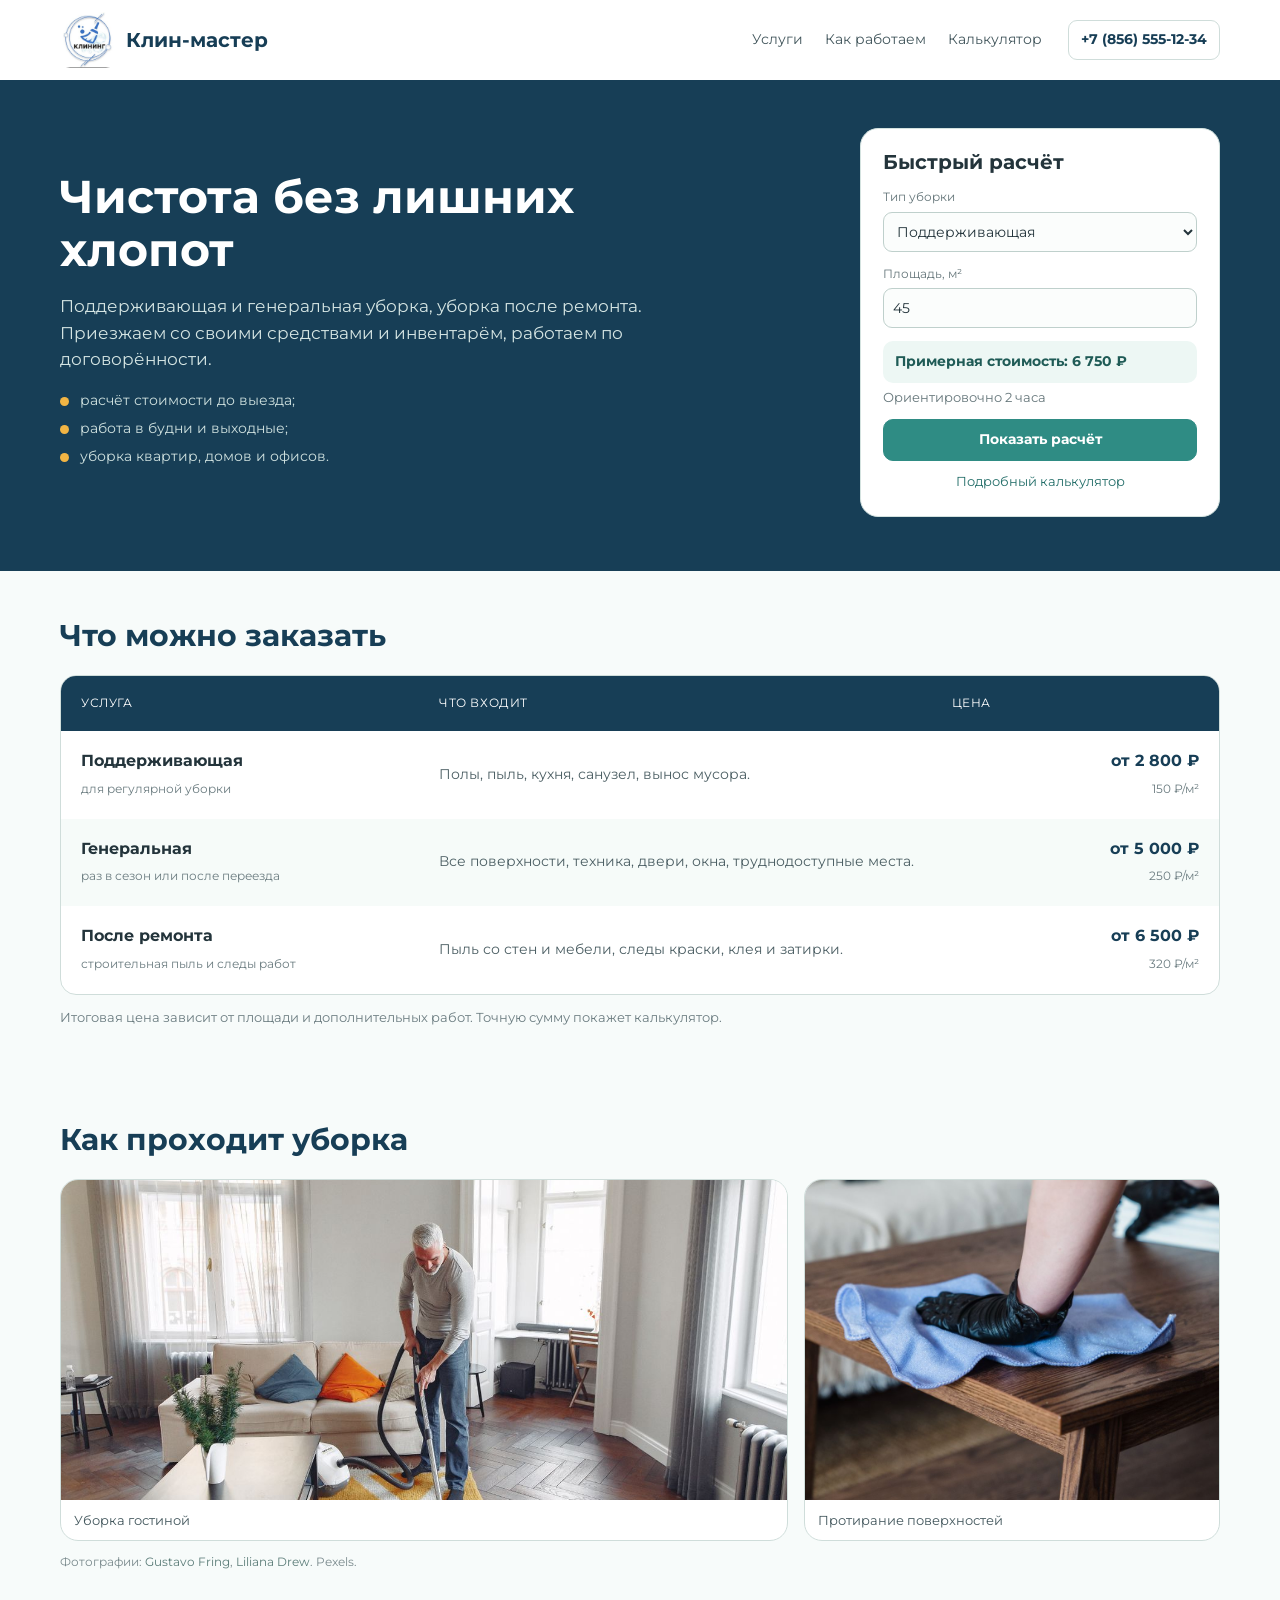
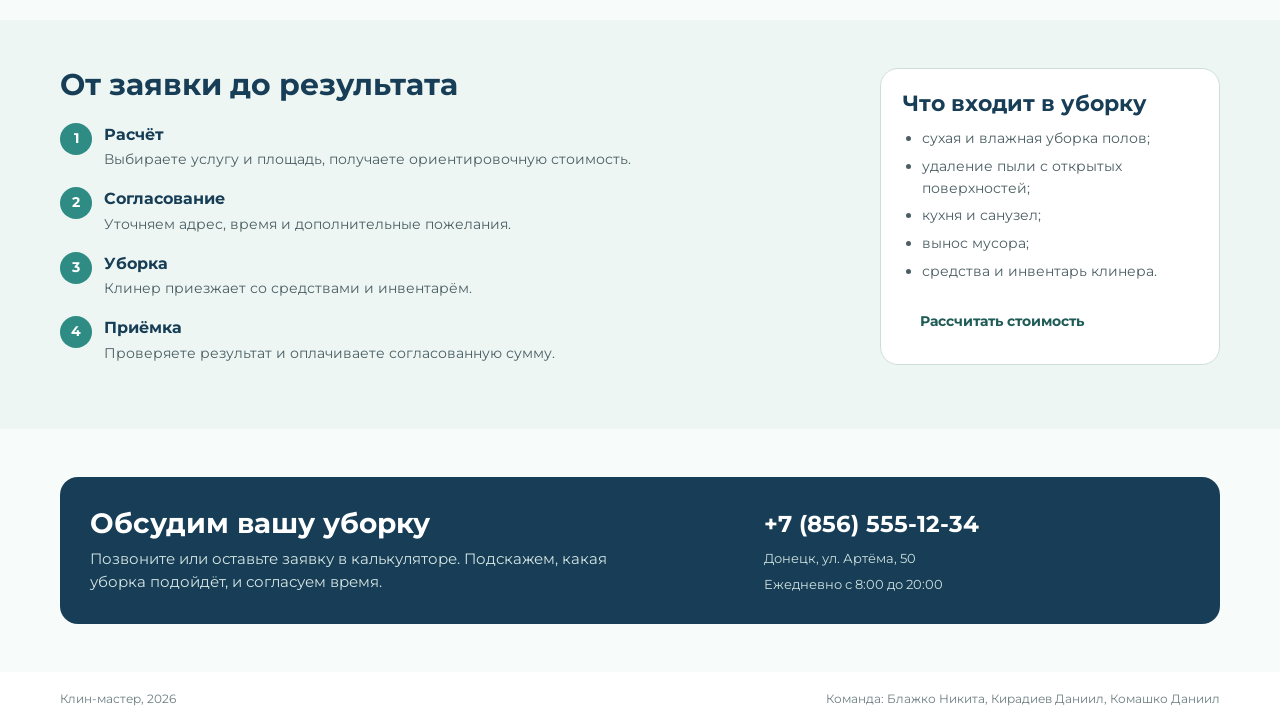
<file: index.html>
<!DOCTYPE html>
<html lang="ru">
<head>
  <meta charset="utf-8">
  <meta name="viewport" content="width=device-width, initial-scale=1">
  <title>Клин-мастер — уборка квартир и офисов</title>
  <link rel="icon" href="assets/logo.png" type="image/png">
  <link rel="stylesheet" href="css/cleaning.css">
  <link rel="stylesheet" href="assets/vendor/animate.min.css">
</head>
<body>
  <header class="site-header">
    <div class="container header-row">
      <a class="brand" href="index.html">
        <img class="brand-logo" src="assets/logo.png" alt="">
        <span class="brand-text">Клин-мастер</span>
      </a>
      <nav class="main-nav" aria-label="Разделы">
        <a href="#services">Услуги</a>
        <a href="#process">Как работаем</a>
        <a href="calculator.html">Калькулятор</a>
      </nav>
      <a class="phone" href="tel:+78565551234">+7 (856) 555-12-34</a>
    </div>
  </header>

  <main>
    <section class="hero">
      <div class="container hero-grid">
        <div class="hero-copy">
          <h1>Чистота без лишних хлопот</h1>
          <p>Поддерживающая и генеральная уборка, уборка после ремонта. Приезжаем со своими средствами и инвентарём, работаем по договорённости.</p>
          <ul class="hero-points">
            <li>расчёт стоимости до выезда;</li>
            <li>работа в будни и выходные;</li>
            <li>уборка квартир, домов и офисов.</li>
          </ul>
        </div>
        <div class="quick-card">
          <h2>Быстрый расчёт</h2>
          <form id="quickForm">
            <label class="field">
              <span>Тип уборки</span>
              <select id="quickType">
                <option value="maintenance">Поддерживающая</option>
                <option value="general">Генеральная</option>
                <option value="repair">После ремонта</option>
              </select>
            </label>
            <label class="field">
              <span>Площадь, м²</span>
              <input id="quickArea" type="number" min="10" max="500" value="45" required>
            </label>
            <p class="quick-result" id="quickResult">Примерная стоимость: 6 750 ₽</p>
            <p class="quick-time" id="quickTime">Ориентировочно 2 часа</p>
            <button class="button" type="submit">Показать расчёт</button>
            <a class="text-link" href="calculator.html">Подробный калькулятор</a>
          </form>
        </div>
      </div>
    </section>

    <section class="section" id="services">
      <div class="container">
        <div class="section-head" data-animate="fadeInUp">
          <h2>Что можно заказать</h2>
        </div>
        <div class="services-table" data-animate="fadeInUp" data-delay="100">
          <div class="service-row service-head">
            <span>Услуга</span>
            <span>Что входит</span>
            <span>Цена</span>
          </div>
          <div class="service-row">
            <div><strong>Поддерживающая</strong><small>для регулярной уборки</small></div>
            <p>Полы, пыль, кухня, санузел, вынос мусора.</p>
            <div class="service-price"><strong>от 2 800 ₽</strong><small>150 ₽/м²</small></div>
          </div>
          <div class="service-row">
            <div><strong>Генеральная</strong><small>раз в сезон или после переезда</small></div>
            <p>Все поверхности, техника, двери, окна, труднодоступные места.</p>
            <div class="service-price"><strong>от 5 000 ₽</strong><small>250 ₽/м²</small></div>
          </div>
          <div class="service-row">
            <div><strong>После ремонта</strong><small>строительная пыль и следы работ</small></div>
            <p>Пыль со стен и мебели, следы краски, клея и затирки.</p>
            <div class="service-price"><strong>от 6 500 ₽</strong><small>320 ₽/м²</small></div>
          </div>
        </div>
        <p class="price-note">Итоговая цена зависит от площади и дополнительных работ. Точную сумму покажет калькулятор.</p>
      </div>
    </section>

    <section class="section photo-section">
      <div class="container" data-animate="fadeInUp">
        <div class="section-head">
          <h2>Как проходит уборка</h2>
        </div>
        <div class="photo-grid">
          <figure class="photo-card">
            <img src="assets/photos/cleaning-room.jpg" alt="Клинер пылесосит ковёр в гостиной" width="1200" height="800" loading="lazy">
            <figcaption>Уборка гостиной</figcaption>
          </figure>
          <figure class="photo-card">
            <img src="assets/photos/cleaning-hands.jpg" alt="Клинер протирает деревянный стол" width="1000" height="1500" loading="lazy">
            <figcaption>Протирание поверхностей</figcaption>
          </figure>
        </div>
        <p class="photo-credit">Фотографии: <a href="https://www.pexels.com/photo/3867613/" target="_blank" rel="noopener">Gustavo Fring</a>, <a href="https://www.pexels.com/photo/9462164/" target="_blank" rel="noopener">Liliana Drew</a>. Pexels.</p>
      </div>
    </section>

    <section class="section section-tint" id="process">
      <div class="container process-grid" data-animate="fadeInUp">
        <div>
          <h2>От заявки до результата</h2>
          <ol class="steps">
            <li><span>1</span><div><strong>Расчёт</strong><p>Выбираете услугу и площадь, получаете ориентировочную стоимость.</p></div></li>
            <li><span>2</span><div><strong>Согласование</strong><p>Уточняем адрес, время и дополнительные пожелания.</p></div></li>
            <li><span>3</span><div><strong>Уборка</strong><p>Клинер приезжает со средствами и инвентарём.</p></div></li>
            <li><span>4</span><div><strong>Приёмка</strong><p>Проверяете результат и оплачиваете согласованную сумму.</p></div></li>
          </ol>
        </div>
        <aside class="included">
          <h2>Что входит в уборку</h2>
          <ul>
            <li>сухая и влажная уборка полов;</li>
            <li>удаление пыли с открытых поверхностей;</li>
            <li>кухня и санузел;</li>
            <li>вынос мусора;</li>
            <li>средства и инвентарь клинера.</li>
          </ul>
          <a class="button button-light" href="calculator.html">Рассчитать стоимость</a>
        </aside>
      </div>
    </section>

    <section class="section">
      <div class="container contact-band" data-animate="fadeInUp">
        <div>
          <h2>Обсудим вашу уборку</h2>
          <p>Позвоните или оставьте заявку в калькуляторе. Подскажем, какая уборка подойдёт, и согласуем время.</p>
        </div>
        <div class="contact-actions">
          <a class="phone phone-large" href="tel:+78565551234">+7 (856) 555-12-34</a>
          <span>Донецк, ул. Артёма, 50</span>
          <span>Ежедневно с 8:00 до 20:00</span>
        </div>
      </div>
    </section>
  </main>

  <footer class="site-footer">
    <div class="container footer-row">
      <span>Клин-мастер, 2026</span>
      <span>Команда: Блажко Никита, Кирадиев Даниил, Комашко Даниил</span>
    </div>
  </footer>

  <script src="js/services.js"></script>
  <script src="js/cleaning.js"></script>
  <script src="js/animations.js"></script>
</body>
</html>
</file>
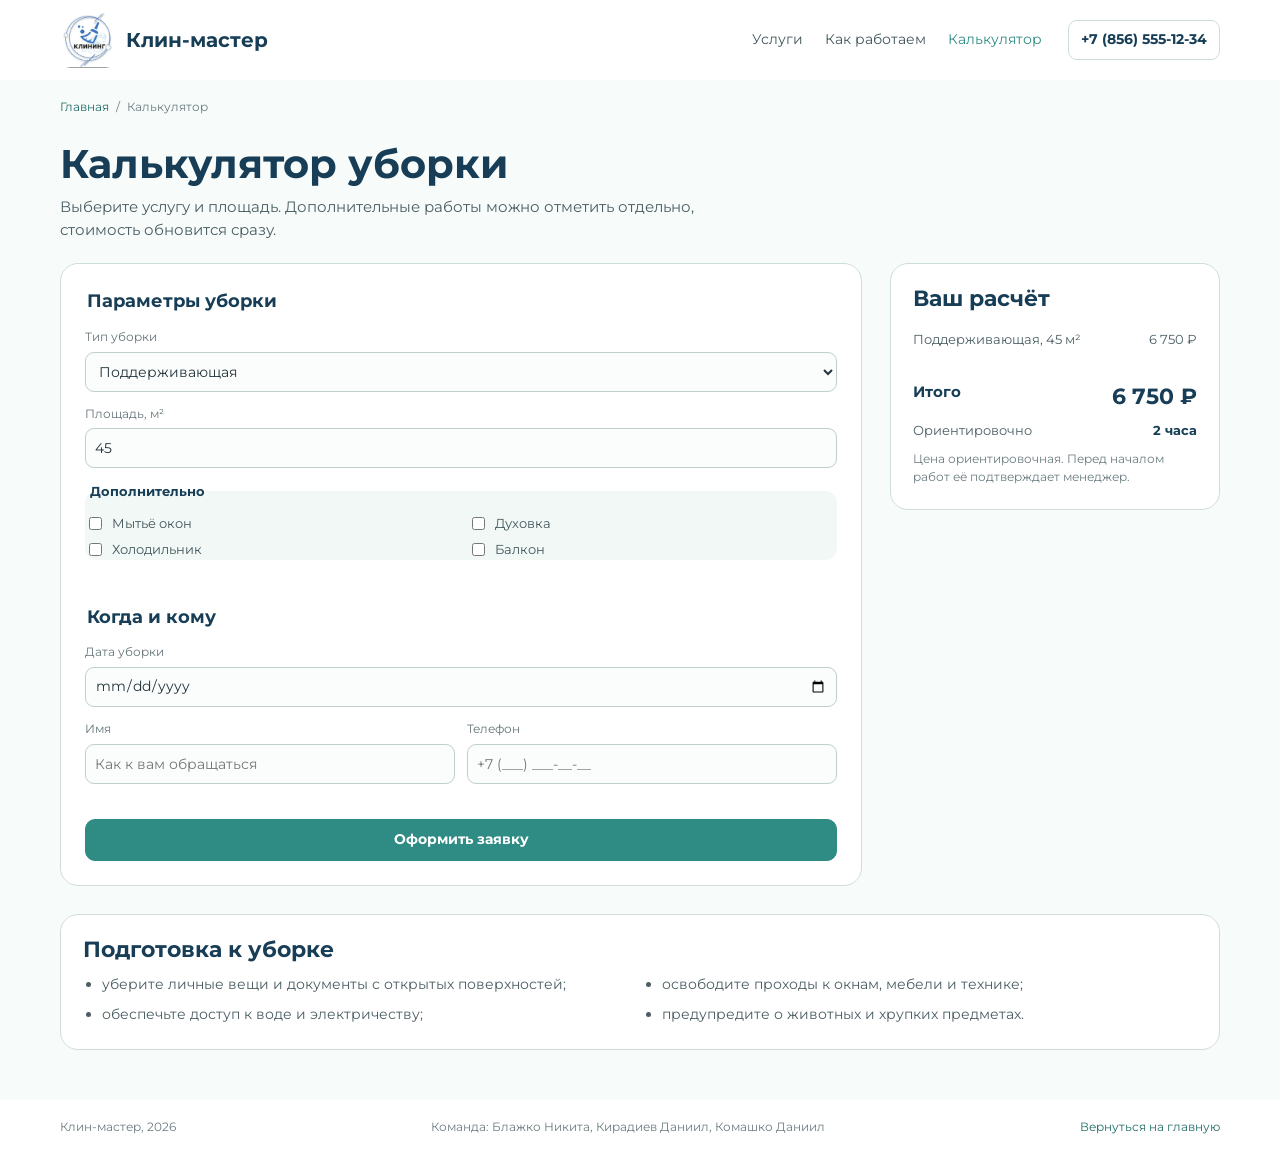
<file: calculator.html>
<!DOCTYPE html>
<html lang="ru">
<head>
  <meta charset="utf-8">
  <meta name="viewport" content="width=device-width, initial-scale=1">
  <title>Калькулятор уборки — Клин-мастер</title>
  <link rel="icon" href="assets/logo.png" type="image/png">
  <link rel="stylesheet" href="css/cleaning.css">
  <link rel="stylesheet" href="assets/vendor/animate.min.css">
</head>
<body>
  <header class="site-header">
    <div class="container header-row">
      <a class="brand" href="index.html">
        <img class="brand-logo" src="assets/logo.png" alt="">
        <span class="brand-text">Клин-мастер</span>
      </a>
      <nav class="main-nav" aria-label="Разделы">
        <a href="index.html#services">Услуги</a>
        <a href="index.html#process">Как работаем</a>
        <a class="is-active" href="calculator.html">Калькулятор</a>
      </nav>
      <a class="phone" href="tel:+78565551234">+7 (856) 555-12-34</a>
    </div>
  </header>

  <main class="calculator-page">
    <div class="container">
      <nav class="breadcrumbs" aria-label="Хлебные крошки">
        <a href="index.html">Главная</a>
        <span>/</span>
        <span>Калькулятор</span>
      </nav>

      <div class="calculator-head" data-animate="fadeInUp">
        <h1>Калькулятор уборки</h1>
        <p>Выберите услугу и площадь. Дополнительные работы можно отметить отдельно, стоимость обновится сразу.</p>
      </div>

      <div class="calculator-layout">
        <form class="order-form" id="orderForm" data-animate="fadeInUp">
          <fieldset>
            <legend>Параметры уборки</legend>
            <label class="field">
              <span>Тип уборки</span>
              <select id="orderType">
                <option value="maintenance">Поддерживающая</option>
                <option value="general">Генеральная</option>
                <option value="repair">После ремонта</option>
              </select>
            </label>
            <label class="field">
              <span>Площадь, м²</span>
              <input id="orderArea" type="number" min="10" max="500" value="45" required>
            </label>
            <fieldset class="extras">
              <legend>Дополнительно</legend>
              <label><input type="checkbox" class="extra" value="windows"> Мытьё окон</label>
              <label><input type="checkbox" class="extra" value="oven"> Духовка</label>
              <label><input type="checkbox" class="extra" value="fridge"> Холодильник</label>
              <label><input type="checkbox" class="extra" value="balcony"> Балкон</label>
            </fieldset>
          </fieldset>

          <fieldset>
            <legend>Когда и кому</legend>
            <label class="field">
              <span>Дата уборки</span>
              <input id="orderDate" type="date" required>
            </label>
            <div class="field-row">
              <label class="field">
                <span>Имя</span>
                <input id="orderName" type="text" placeholder="Как к вам обращаться" required>
              </label>
              <label class="field">
                <span>Телефон</span>
                <input id="orderPhone" type="tel" placeholder="+7 (___) ___-__-__" required>
              </label>
            </div>
          </fieldset>

          <button class="button" type="submit">Оформить заявку</button>
          <p class="form-message" id="formMessage" role="status"></p>
        </form>

        <aside class="order-summary" aria-live="polite" data-animate="fadeIn" data-delay="150">
          <h2>Ваш расчёт</h2>
          <dl class="summary-list" id="summaryList"></dl>
          <div class="summary-total">
            <span>Итого</span>
            <strong id="totalPrice">6 750 ₽</strong>
          </div>
          <div class="summary-time">
            <span>Ориентировочно</span>
            <strong id="totalTime">2 часа</strong>
          </div>
          <p class="summary-note">Цена ориентировочная. Перед началом работ её подтверждает менеджер.</p>
        </aside>
      </div>

      <section class="prep-block" data-animate="fadeInUp">
        <h2>Подготовка к уборке</h2>
        <ul>
          <li>уберите личные вещи и документы с открытых поверхностей;</li>
          <li>освободите проходы к окнам, мебели и технике;</li>
          <li>обеспечьте доступ к воде и электричеству;</li>
          <li>предупредите о животных и хрупких предметах.</li>
        </ul>
      </section>
    </div>
  </main>

  <footer class="site-footer">
    <div class="container footer-row">
      <span>Клин-мастер, 2026</span>
      <span>Команда: Блажко Никита, Кирадиев Даниил, Комашко Даниил</span>
      <a href="index.html">Вернуться на главную</a>
    </div>
  </footer>

  <script src="js/services.js"></script>
  <script src="js/cleaning.js"></script>
  <script src="js/animations.js"></script>
</body>
</html>
</file>
<file: css/cleaning.css>
@import url("https://fonts.googleapis.com/css2?family=Montserrat:wght@300;400;500;600;700&display=swap");

*,
*::before,
*::after {
  box-sizing: border-box;
}

body {
  margin: 0;
  background: #f7fbfa;
  color: #23343b;
  font-family: "Montserrat", Tahoma, sans-serif;
  font-size: 16px;
  line-height: 1.55;
}

a {
  color: #226d68;
  text-decoration: none;
}

a:hover {
  text-decoration: underline;
}

h1,
h2,
h3,
p {
  margin-top: 0;
}

h1,
h2,
h3 {
  font-family: "Montserrat", Tahoma, sans-serif;
  font-weight: 700;
  line-height: 1.15;
}

.container {
  width: min(1160px, calc(100% - 40px));
  margin-inline: auto;
}

.site-header {
  background: #fff;
  padding: 12px 0;
}

.header-row {
  display: flex;
  align-items: center;
  gap: 26px;
}

.brand {
  display: flex;
  align-items: center;
  gap: 10px;
  flex-shrink: 0;
  color: #173e56;
}

.brand:hover {
  text-decoration: none;
}

.brand-logo {
  width: 56px;
  height: 56px;
  object-fit: contain;
  flex: 0 0 56px;
  border-radius: 10px;
}

.brand-text {
  display: block;
  color: #173e56;
  font-size: 20px;
  font-weight: 700;
  line-height: 1.05;
}

.main-nav {
  display: flex;
  gap: 22px;
  margin-left: auto;
}

.main-nav a {
  color: #42565c;
  font-size: 14px;
}

.main-nav a:hover,
.main-nav a.is-active {
  color: #2f8c84;
  text-decoration: none;
}

.phone {
  padding: 8px 12px;
  border: 1px solid #cfddda;
  border-radius: 9px;
  color: #173e56;
  font-size: 14px;
  font-weight: 700;
  white-space: nowrap;
  transition: border-color 0.2s ease, color 0.2s ease, transform 0.2s ease;
}

.phone:hover {
  border-color: #2f8c84;
  color: #226d68;
  text-decoration: none;
  transform: translateY(-1px);
}

/* Hero */
.hero {
  padding: 48px 0 54px;
  background: #173e56;
  color: #f5fbfa;
}

.hero-grid {
  display: grid;
  grid-template-columns: minmax(0, 1.25fr) 360px;
  gap: 48px;
  align-items: center;
}

.hero h1 {
  max-width: 680px;
  margin-bottom: 16px;
  font-size: 46px;
  color: #fff;
}

.hero-copy > p {
  max-width: 600px;
  margin-bottom: 18px;
  color: #d5e5e3;
  font-size: 17px;
}

.hero-points {
  margin: 0;
  padding: 0;
  list-style: none;
  color: #cfe1df;
  font-size: 14px;
}

.hero-points li {
  position: relative;
  margin-bottom: 6px;
  padding-left: 20px;
}

.hero-points li::before {
  content: "";
  position: absolute;
  top: 7px;
  left: 0;
  width: 9px;
  height: 9px;
  border-radius: 50%;
  background: #f2b544;
}

.quick-card {
  padding: 22px;
  border: 1px solid #d3e2df;
  border-radius: 18px;
  background: #fff;
  color: #23343b;
}

.quick-card h2 {
  margin-bottom: 14px;
  font-size: 20px;
}

.field {
  display: flex;
  flex-direction: column;
  gap: 5px;
  margin-bottom: 13px;
}

.field > span {
  color: #65767a;
  font-size: 12px;
}

.field input,
.field select {
  width: 100%;
  height: 40px;
  padding: 7px 9px;
  border: 1px solid #bfd0cc;
  border-radius: 9px;
  background: #fbfdfc;
  color: #23343b;
  font: inherit;
  font-size: 14px;
}

.field input:focus,
.field select:focus {
  border-color: #2f8c84;
  outline: 2px solid #2f8c84;
  outline-offset: 1px;
}

.quick-result {
  margin: 12px 0 4px;
  padding: 10px 12px;
  border-radius: 10px;
  background: #edf7f4;
  color: #1f5b56;
  font-size: 14px;
  font-weight: 700;
}

.quick-time {
  margin: 0 0 12px;
  color: #65767a;
  font-size: 13px;
}

.button {
  display: inline-flex;
  align-items: center;
  justify-content: center;
  min-height: 42px;
  padding: 8px 16px;
  border: 1px solid #2f8c84;
  border-radius: 10px;
  background: #2f8c84;
  color: #fff;
  font: inherit;
  font-size: 14px;
  font-weight: 700;
  cursor: pointer;
  transition: background-color 0.2s ease, border-color 0.2s ease, transform 0.2s ease;
}

.button:hover {
  background: #24736c;
  border-color: #24736c;
  text-decoration: none;
  transform: translateY(-1px);
}

.button-light {
  background: #fff;
  color: #1f5b56;
  border-color: #fff;
}

.button-light:hover {
  background: #dff1ec;
  border-color: #dff1ec;
  color: #173e56;
}

.text-link {
  display: inline-block;
  margin-top: 10px;
  color: #226d68;
  font-size: 13px;
}

.quick-card .button {
  width: 100%;
}

.quick-card .text-link {
  width: 100%;
  text-align: center;
}

/* Sections */
.section {
  padding: 48px 0;
}

.section-tint {
  background: #edf6f3;
}

.section-head {
  margin-bottom: 22px;
}

.section-head h2,
.process-grid h2 {
  margin-bottom: 0;
  color: #173e56;
  font-size: 30px;
}

.services-table {
  overflow: hidden;
  border: 1px solid #cfddda;
  border-radius: 16px;
  background: #fff;
}

.service-row {
  display: grid;
  grid-template-columns: 1.1fr 1.6fr 0.8fr;
  gap: 18px;
  align-items: center;
  padding: 18px 20px;
  transition: background-color 0.2s ease;
}

.service-row:not(.service-head):hover {
  background: #eaf5f1;
}

.service-row:nth-child(odd) {
  background: #f6fbf9;
}

.service-head {
  background: #173e56 !important;
  color: #fff;
  font-size: 12px;
  letter-spacing: 0.6px;
  text-transform: uppercase;
}

.service-row strong {
  display: block;
  margin-bottom: 2px;
  font-size: 16px;
}

.service-row small {
  color: #6b7c80;
  font-size: 12px;
}

.service-row p {
  margin: 0;
  color: #4b5e63;
  font-size: 14px;
}

.service-price {
  text-align: right;
}

.service-price strong {
  color: #173e56;
  font-size: 16px;
}

.price-note {
  margin: 12px 0 0;
  color: #6b7c80;
  font-size: 13px;
}

.photo-grid {
  display: grid;
  grid-template-columns: 1.4fr 0.8fr;
  gap: 16px;
  margin-top: 22px;
}

.photo-card {
  margin: 0;
  overflow: hidden;
  border: 1px solid #cfddda;
  border-radius: 18px;
  background: #fff;
}

.photo-card img {
  display: block;
  width: 100%;
  height: 320px;
  object-fit: cover;
  transition: transform 0.4s ease;
}

.photo-card:hover img {
  transform: scale(1.03);
}

.photo-card figcaption {
  padding: 10px 13px;
  color: #42565c;
  font-size: 13px;
}

.photo-credit {
  margin: 12px 0 0;
  color: #7a8a8d;
  font-size: 12px;
}

.photo-credit a {
  color: #5b7c78;
}

.process-grid {
  display: grid;
  grid-template-columns: minmax(0, 1.25fr) 340px;
  gap: 44px;
  align-items: start;
}

.steps {
  margin: 20px 0 0;
  padding: 0;
  list-style: none;
}

.steps li {
  display: flex;
  gap: 12px;
  margin-bottom: 16px;
}

.steps li > span {
  display: grid;
  place-items: center;
  flex: 0 0 32px;
  width: 32px;
  height: 32px;
  border-radius: 50%;
  background: #2f8c84;
  color: #fff;
  font-size: 14px;
  font-weight: 700;
}

.steps strong {
  display: block;
  margin-bottom: 2px;
  color: #173e56;
}

.steps p {
  margin: 0;
  color: #4b5e63;
  font-size: 14px;
}

.included {
  padding: 22px;
  border: 1px solid #cfddda;
  border-radius: 18px;
  background: #fff;
}

.included h2 {
  margin-bottom: 12px;
  color: #173e56;
  font-size: 22px;
}

.included ul {
  margin: 0 0 18px;
  padding-left: 19px;
  color: #4b5e63;
  font-size: 14px;
}

.included li {
  margin-bottom: 6px;
}

.contact-band {
  display: grid;
  grid-template-columns: 1.2fr 0.8fr;
  gap: 36px;
  padding: 30px;
  border-radius: 18px;
  background: #173e56;
  color: #fff;
}

.contact-band h2 {
  color: #fff;
  font-size: 28px;
  margin-bottom: 8px;
}

.contact-band p {
  max-width: 560px;
  margin-bottom: 0;
  color: #d5e5e3;
  font-size: 15px;
}

.contact-actions {
  display: flex;
  flex-direction: column;
  justify-content: center;
  gap: 6px;
  color: #cfe1df;
  font-size: 13px;
}

.phone-large {
  padding: 0;
  border: 0;
  color: #fff;
  font-size: 23px;
}

.phone-large:hover {
  color: #f2b544;
}

/* Calculator */
.calculator-page {
  padding-bottom: 50px;
}

.breadcrumbs {
  display: flex;
  gap: 7px;
  padding-top: 18px;
  color: #6b7c80;
  font-size: 12px;
}

.calculator-head {
  padding: 24px 0 22px;
}

.calculator-head h1 {
  margin-bottom: 8px;
  color: #173e56;
  font-size: 40px;
}

.calculator-head p {
  max-width: 680px;
  margin-bottom: 0;
  color: #4b5e63;
  font-size: 15px;
}

.calculator-layout {
  display: grid;
  grid-template-columns: minmax(0, 1fr) 330px;
  gap: 28px;
  align-items: start;
}

.order-form {
  padding: 24px;
  border: 1px solid #cfddda;
  border-radius: 18px;
  background: #fff;
}

.order-form fieldset {
  margin: 0 0 22px;
  padding: 0;
  border: 0;
}

.order-form legend {
  margin-bottom: 12px;
  color: #173e56;
  font-size: 18px;
  font-weight: 700;
}

.extras {
  display: grid;
  grid-template-columns: 1fr 1fr;
  gap: 6px 14px;
  padding: 12px;
  border-radius: 12px;
  background: #f1f8f6;
}

.extras legend {
  padding: 0 5px;
  font-size: 13px;
}

.extras label {
  display: flex;
  align-items: center;
  gap: 7px;
  color: #42565c;
  font-size: 13px;
}

.field-row {
  display: grid;
  grid-template-columns: 1fr 1fr;
  gap: 12px;
}

.order-form .button {
  width: 100%;
}

.form-message {
  display: none;
  margin: 12px 0 0;
  padding: 11px 12px;
  border-radius: 10px;
  background: #e8f5ef;
  color: #1c5a45;
  font-size: 14px;
}

.form-message.is-visible {
  display: block;
}

.order-summary {
  position: sticky;
  top: 16px;
  padding: 22px;
  border: 1px solid #cfddda;
  border-radius: 18px;
  background: #fff;
}

.order-summary h2 {
  margin-bottom: 12px;
  color: #173e56;
  font-size: 22px;
}

.summary-list {
  margin: 0;
}

.summary-list div {
  display: flex;
  justify-content: space-between;
  gap: 12px;
  padding: 6px 0;
  color: #4b5e63;
  font-size: 13px;
}

.summary-list div:nth-child(even) {
  background: #f5faf8;
}

.summary-list dt {
  flex: 1;
}

.summary-list dd {
  margin: 0;
  text-align: right;
}

.summary-total {
  display: flex;
  justify-content: space-between;
  gap: 12px;
  margin-top: 12px;
  padding-top: 12px;
  color: #173e56;
  font-size: 15px;
  font-weight: 700;
}

.summary-total strong {
  font-size: 22px;
}

.summary-time {
  display: flex;
  justify-content: space-between;
  gap: 12px;
  margin-top: 6px;
  color: #4b5e63;
  font-size: 13px;
}

.summary-time strong {
  color: #173e56;
}

.summary-note {
  margin: 10px 0 0;
  color: #6b7c80;
  font-size: 12px;
}

.prep-block {
  margin-top: 28px;
  padding: 22px;
  border: 1px solid #cfddda;
  border-radius: 18px;
  background: #fff;
}

.prep-block h2 {
  margin-bottom: 12px;
  color: #173e56;
  font-size: 22px;
}

.prep-block ul {
  display: grid;
  grid-template-columns: 1fr 1fr;
  gap: 6px 24px;
  margin: 0;
  padding-left: 19px;
  color: #4b5e63;
  font-size: 14px;
}

.prep-block li {
  margin-bottom: 2px;
}

/* Footer */
.site-footer {
  background: #fff;
  color: #6b7c80;
  font-size: 12px;
}

.footer-row {
  display: flex;
  justify-content: space-between;
  gap: 18px;
  padding: 18px 0;
}

/* Adaptivity */
@media (max-width: 980px) {
  .hero-grid,
  .process-grid,
  .calculator-layout {
    grid-template-columns: 1fr;
  }

  .order-summary {
    position: static;
  }

  .quick-card {
    max-width: 520px;
  }

  .included {
    max-width: 560px;
  }
}

@media (max-width: 760px) {
  .container {
    width: min(100% - 28px, 1160px);
  }
  .header-row {
    flex-wrap: wrap;
    gap: 10px;
  }

  .main-nav {
    order: 3;
    width: 100%;
    gap: 16px;
    margin-left: 0;
    padding-top: 8px;
  }

  .phone {
    margin-left: auto;
  }

  .hero {
    padding: 34px 0 38px;
  }

  .hero h1 {
    font-size: 36px;
  }

  .service-row {
    grid-template-columns: 1fr;
    gap: 8px;
    padding: 16px;
  }

  .service-head {
    display: none;
  }

  .service-price {
    text-align: left;
  }

  .photo-grid {
    grid-template-columns: 1fr;
  }

  .photo-card img {
    height: 260px;
  }

  .contact-band {
    grid-template-columns: 1fr;
    padding: 22px;
  }

  .field-row,
  .extras {
    grid-template-columns: 1fr;
  }

  .prep-block ul {
    grid-template-columns: 1fr;
  }

  .calculator-head h1 {
    font-size: 32px;
  }

  .footer-row {
    flex-direction: column;
    gap: 4px;
  }
}

@media (prefers-reduced-motion: reduce) {
  *,
  *::before,
  *::after {
    transition: none !important;
    animation: none !important;
  }
}
</file>
